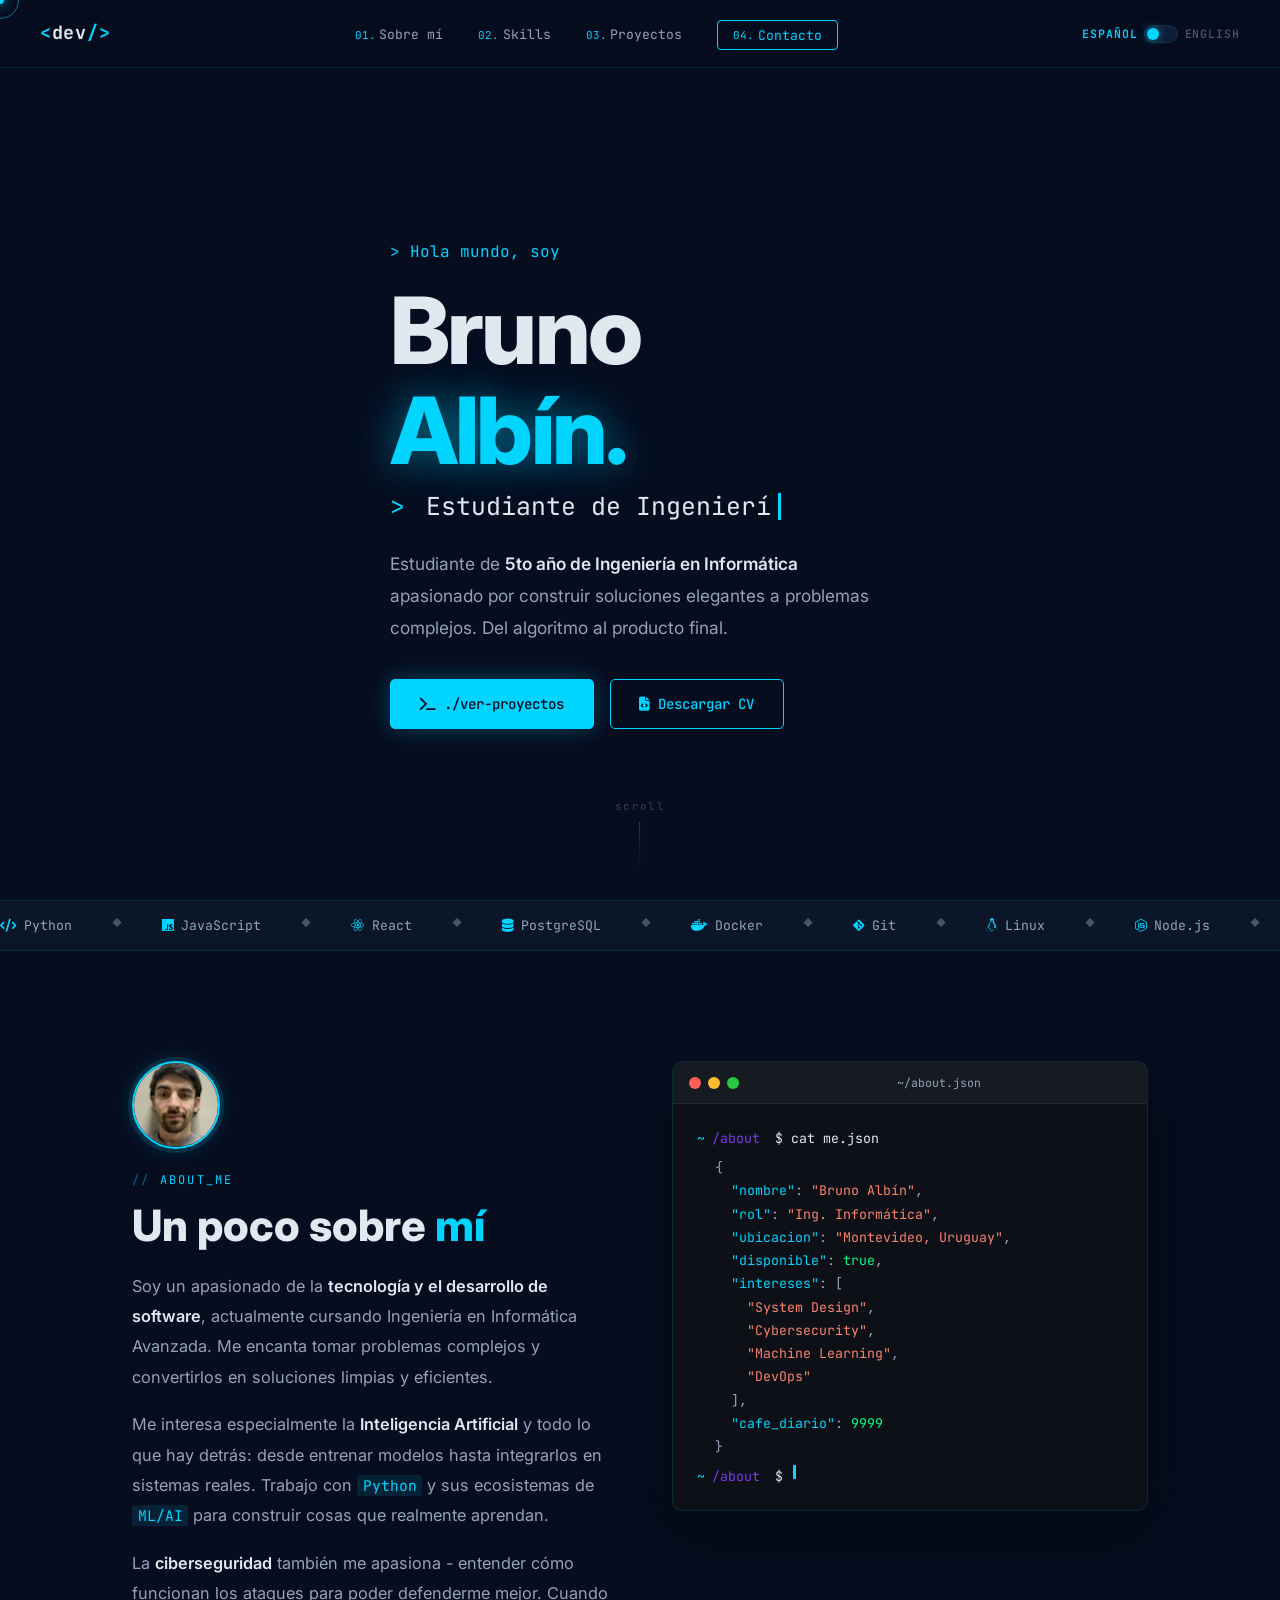
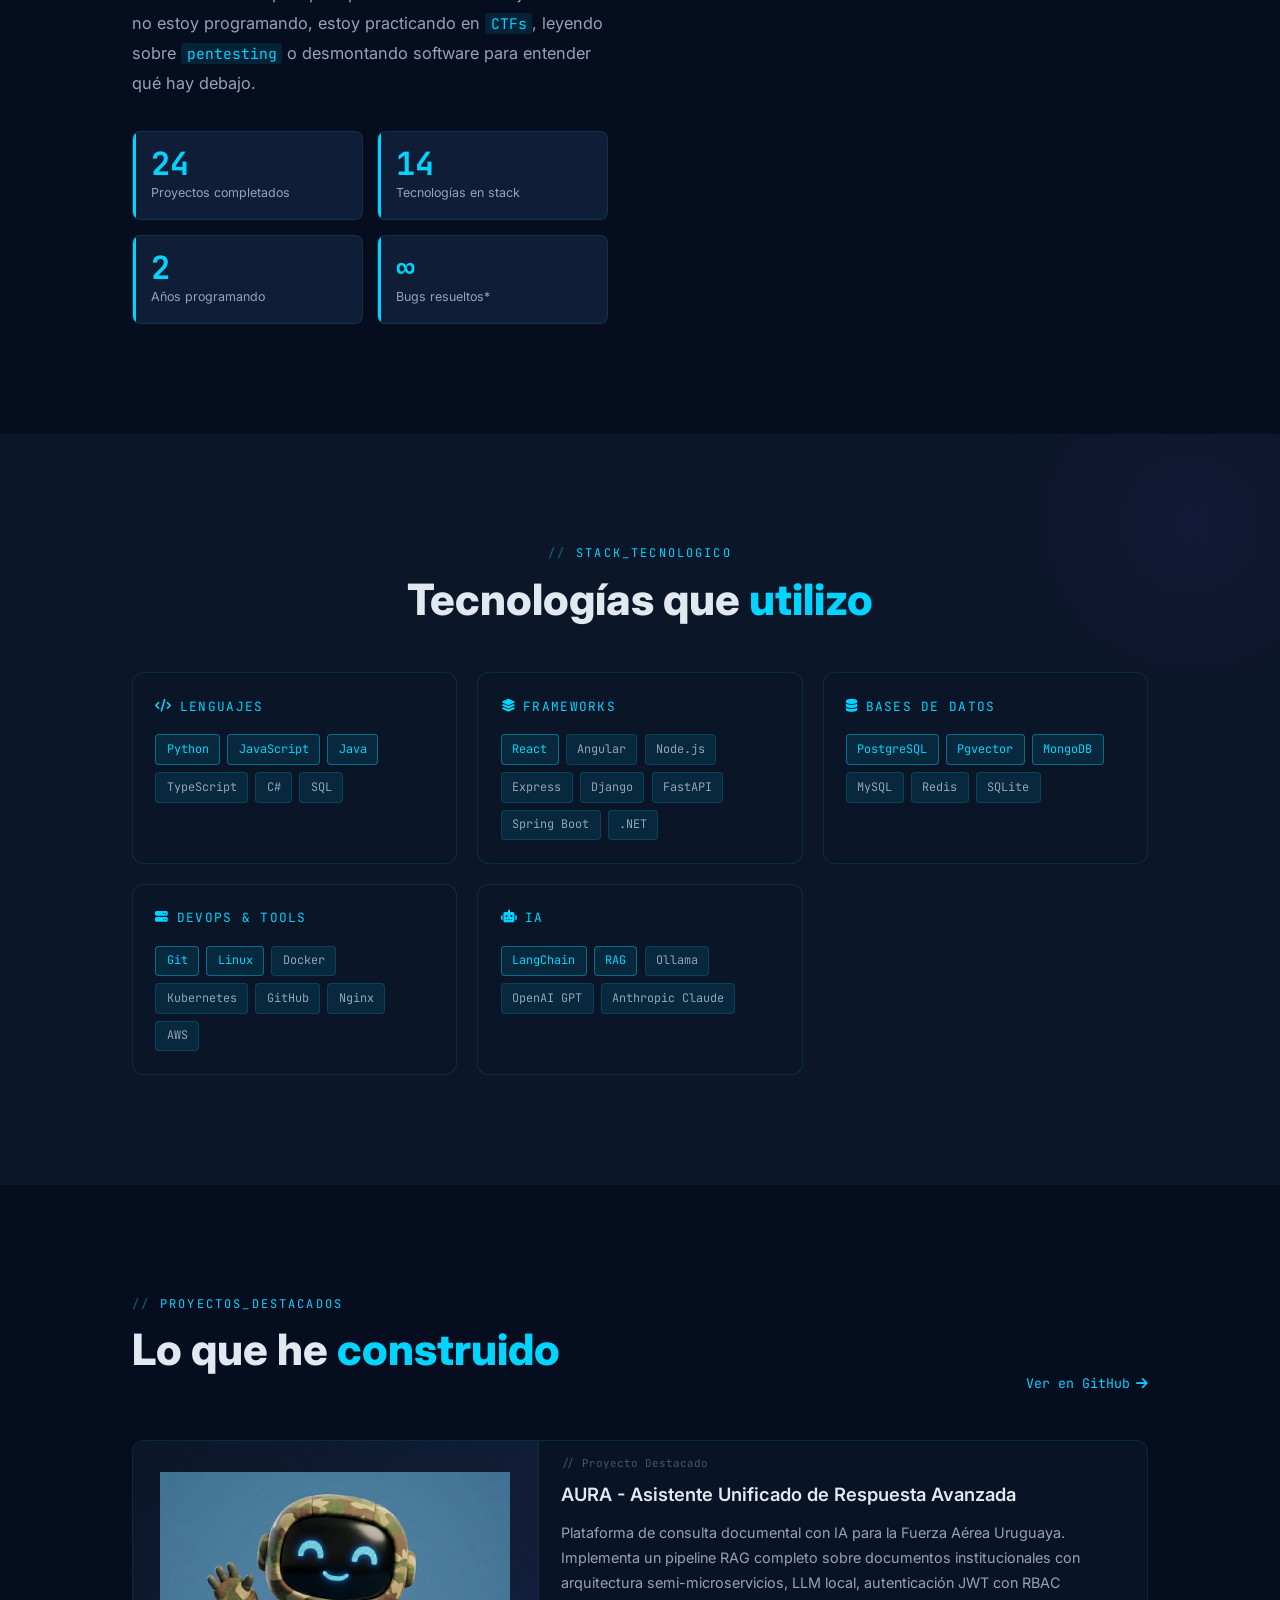
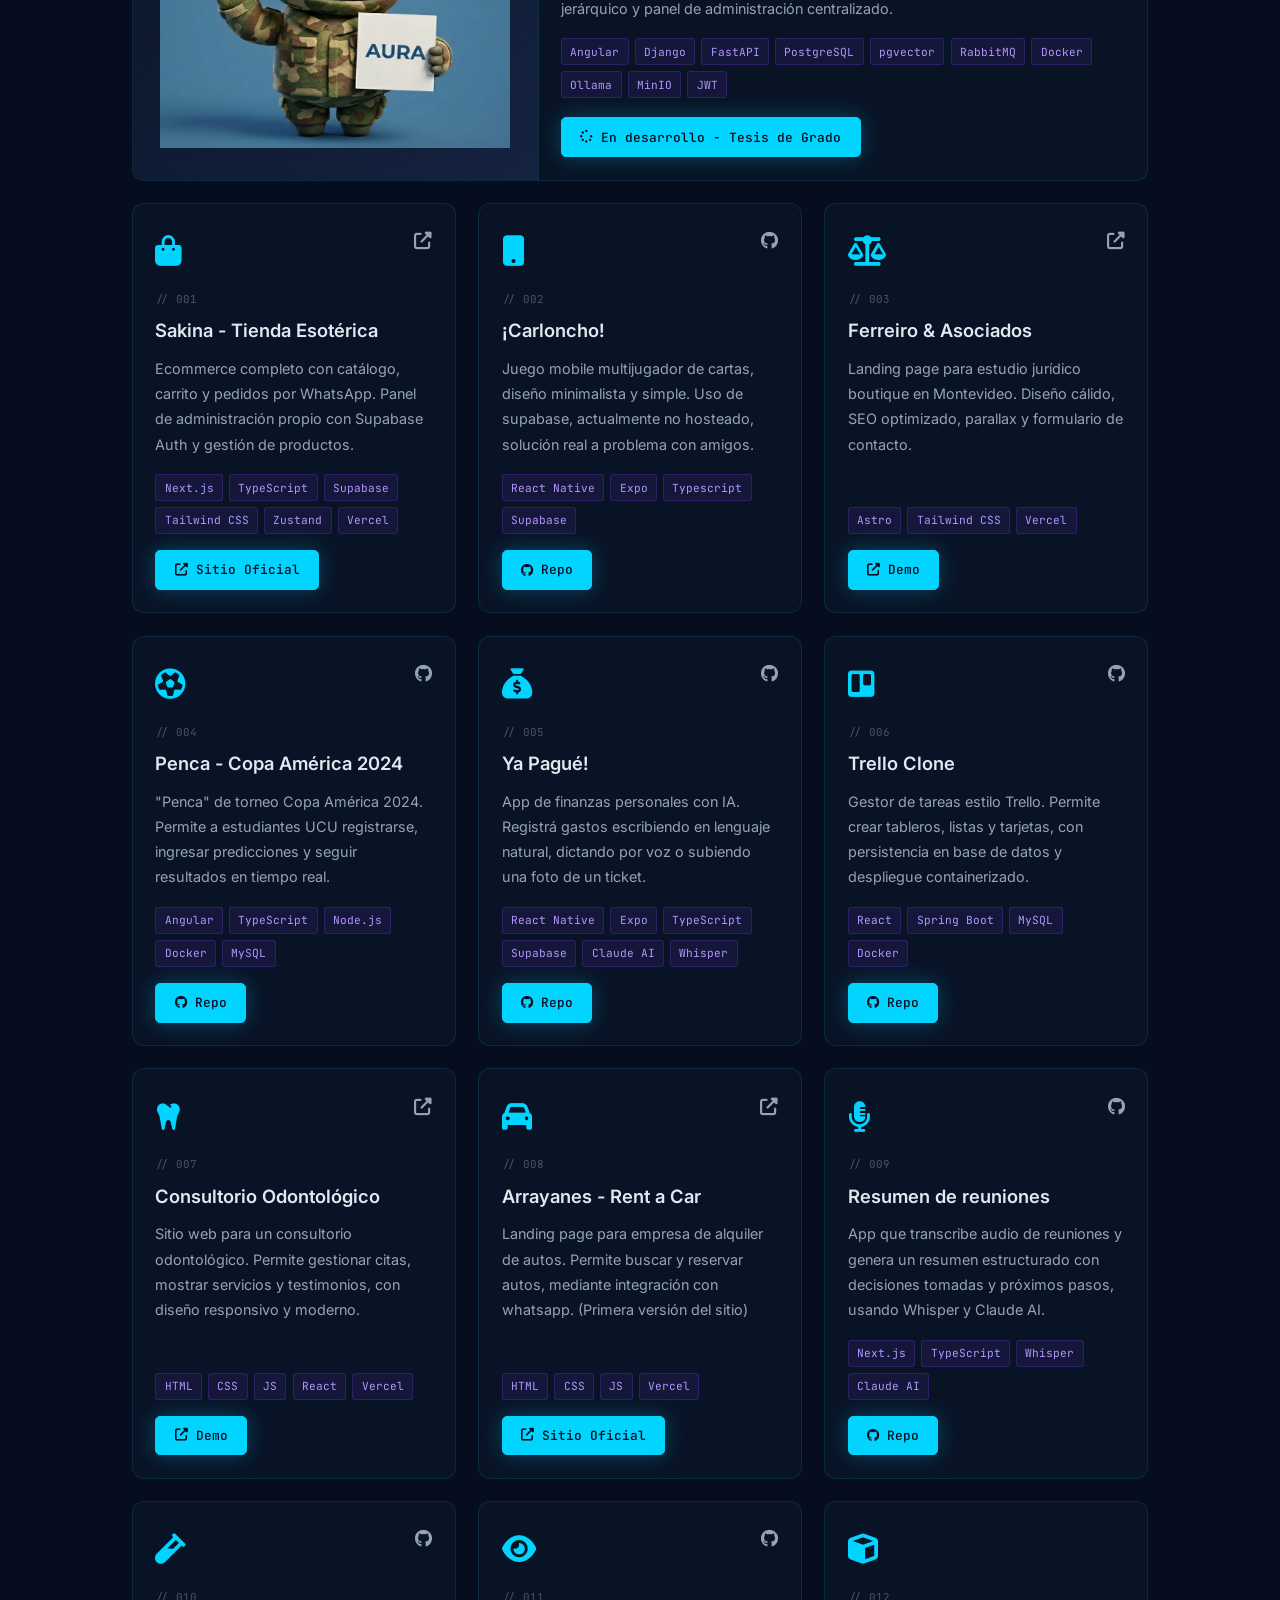
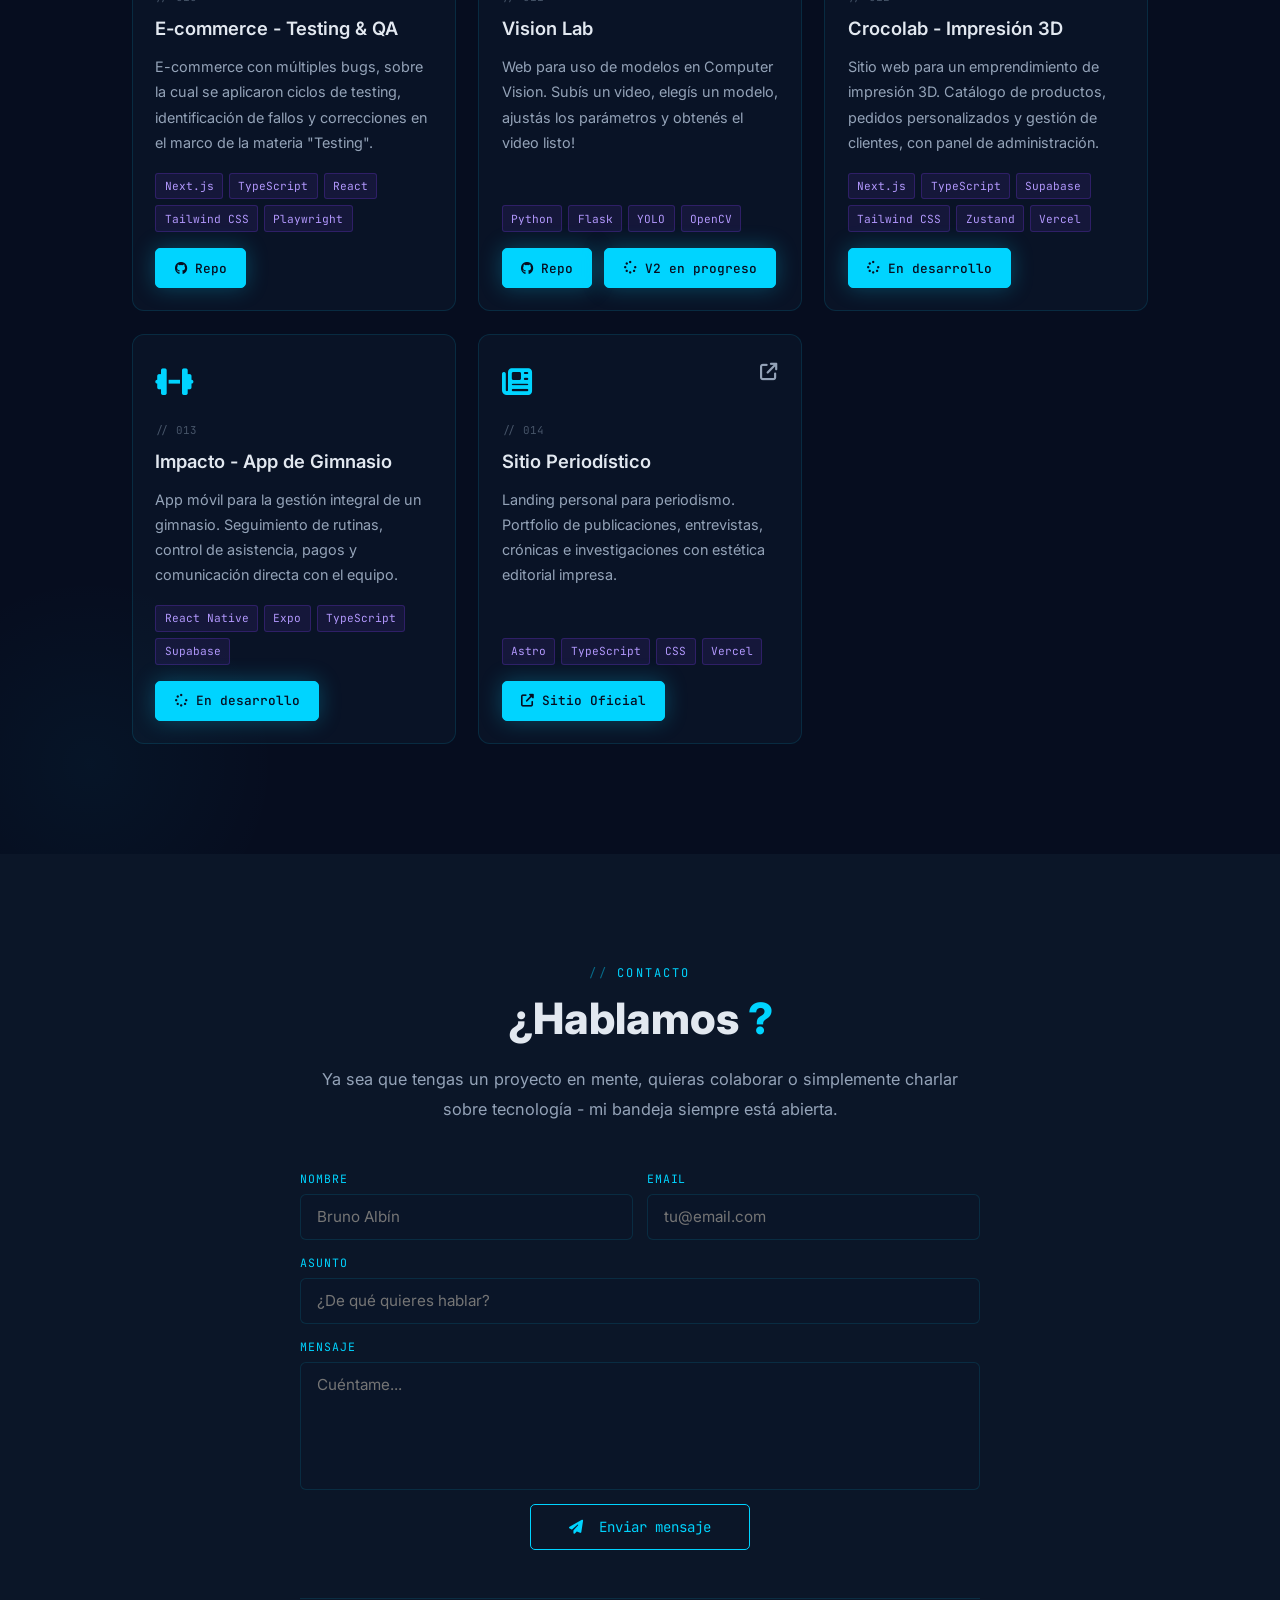
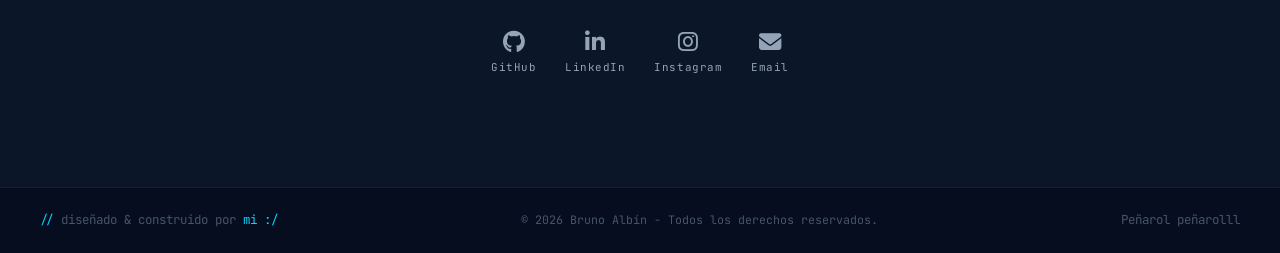
<file: index.html>
<!DOCTYPE html>
<html lang="es">
<head>
  <meta charset="UTF-8" />
  <meta name="viewport" content="width=device-width, initial-scale=1.0" />

  <!-- ── SEO básico ──────────────────────────────────────────── -->
  <title>Bruno Albín | Ingeniero en Informática Avanzada</title>
  <meta name="description" content="Portfolio de Bruno Albín, estudiante de Ingeniería en Informática Avanzada. Desarrollo fullstack con Python, JavaScript, React, Docker y más. Apasionado por resolver problemas complejos con código limpio." />
  <meta name="author" content="Bruno Albín" />
  <meta name="robots" content="index, follow" />
  <link rel="canonical" href="https://brunoalbin23.github.io/mi-portfolio/" />

  <!-- ── Open Graph ───────────────────────────────────────────── -->
  <meta property="og:type"         content="website" />
  <meta property="og:url"          content="https://brunoalbin23.github.io/mi-portfolio/" />
  <meta property="og:title"        content="Bruno Albín | Ingeniero en Informática Avanzada" />
  <meta property="og:description"  content="Portfolio de Bruno Albín, estudiante de Ingeniería en Informática Avanzada. Desarrollo fullstack, Python, JavaScript, React, Docker y más." />
  <meta property="og:image"        content="https://brunoalbin23.github.io/mi-portfolio/assets/img/bruno-albin.jpg" />
  <meta property="og:image:alt"    content="Bruno Albín - Estudiante de Ingeniería en Informática Avanzada" />
  <meta property="og:locale"       content="es_ES" />
  <meta property="og:site_name"    content="Bruno Albín - Portfolio" />

  <!-- ── Twitter Card ─────────────────────────────────────────── -->
  <meta name="twitter:card"        content="summary" />
  <meta name="twitter:url"         content="https://brunoalbin23.github.io/mi-portfolio/" />
  <meta name="twitter:title"       content="Bruno Albín | Ingeniero en Informática Avanzada" />
  <meta name="twitter:description" content="Portfolio de Bruno Albín, estudiante de Ingeniería en Informática Avanzada. Desarrollo fullstack, Python, JavaScript y más." />
  <meta name="twitter:image"       content="https://brunoalbin23.github.io/mi-portfolio/assets/img/bruno-albin.jpg" />

  <!-- ── Favicon ──────────────────────────────────────────────── -->
  <link rel="icon" type="image/svg+xml" href="favicon.svg" />
  <meta name="theme-color" content="#060d1f" />

  <!-- ── DNS prefetch para recursos externos ──────────────────── -->
  <link rel="dns-prefetch" href="https://fonts.googleapis.com" />
  <link rel="dns-prefetch" href="https://fonts.gstatic.com" />
  <link rel="dns-prefetch" href="https://cdnjs.cloudflare.com" />

  <!-- ── Schema.org Person ────────────────────────────────────── -->
  <script type="application/ld+json">
  {
    "@context": "https://schema.org",
    "@type": "Person",
    "name": "Bruno Albín",
    "url": "https://brunoalbin23.github.io/mi-portfolio/",
    "jobTitle": "Estudiante de Ingeniería en Informática Avanzada",
    "description": "Desarrollador fullstack apasionado por construir soluciones elegantes a problemas complejos.",
    "image": "https://brunoalbin23.github.io/mi-portfolio/assets/img/bruno-albin.jpg",
    "sameAs": [
      "https://github.com/brunoalbin23",
      "https://uy.linkedin.com/in/bruno-alb%C3%ADn-36843b2a7",
      "https://instagram.com/bruno_albin23"
    ]
  }
  </script>

  <!-- ── Fonts: Google Fonts con display=swap (no bloquea render) -->
  <link rel="preconnect" href="https://fonts.googleapis.com" />
  <link rel="preconnect" href="https://fonts.gstatic.com" crossorigin />
  <link href="https://fonts.googleapis.com/css2?family=JetBrains+Mono:ital,wght@0,300;0,400;0,500;0,700;1,400&family=Inter:wght@300;400;500;600;700;800&display=swap" rel="stylesheet" />

  <!-- ── Font Awesome: carga no bloqueante ────────────────────── -->
  <link rel="preload" href="https://cdnjs.cloudflare.com/ajax/libs/font-awesome/6.5.0/css/all.min.css" as="style" onload="this.onload=null;this.rel='stylesheet'" crossorigin="anonymous" referrerpolicy="no-referrer" />
  <noscript><link rel="stylesheet" href="https://cdnjs.cloudflare.com/ajax/libs/font-awesome/6.5.0/css/all.min.css" crossorigin="anonymous" referrerpolicy="no-referrer" /></noscript>

  <link rel="stylesheet" href="assets/css/style.css" />
</head>
<body>

<!-- enlace de accesibilidad: visible al recibir foco con Tab -->
<a href="#hero" class="skip-nav" data-i18n="skip_nav">Saltar al contenido principal</a>

<!-- cursor personalizado (solo desktop, oculto en táctil por CSS) -->
<div id="cur-dot" aria-hidden="true"></div>
<div id="cur-ring" aria-hidden="true"></div>

<!-- barra de navegación -->
<nav id="nav" aria-label="Navegación principal">
  <a href="#hero" class="nav-logo">&lt;<span>dev</span>/&gt;</a>
  <ul class="nav-links" id="navLinks" role="list">
    <li><a href="#about"    data-n="01." data-s="about"    data-i18n="nav_about">Sobre mí</a></li>
    <li><a href="#skills"   data-n="02." data-s="skills"   data-i18n="nav_skills">Skills</a></li>
    <li><a href="#projects" data-n="03." data-s="projects" data-i18n="nav_projects">Proyectos</a></li>
    <li><a href="#contact"  data-n="04." data-s="contact"  class="nav-cta" data-i18n="nav_contact">Contacto</a></li>
  </ul>
  <div class="lang-switch" id="lang-toggle" role="button" tabindex="0" aria-label="Switch to English">
    <span class="ls-opt ls-es active">ESPAÑOL</span>
    <div class="ls-track"><div class="ls-thumb"></div></div>
    <span class="ls-opt ls-en">ENGLISH</span>
  </div>
  <button id="ham" aria-label="Abrir menú" aria-expanded="false" aria-controls="navLinks">
    <span></span><span></span><span></span>
  </button>
</nav>

<!-- hero - lo primero que se ve al entrar -->
<section id="hero">
  <canvas id="matrix"></canvas>

  <div class="container">
    <div class="hero-inner">
      <p class="hero-hello" data-i18n="hero_hello">Hola mundo, soy</p>

      <h1 class="hero-name">
        <span class="line1">Bruno</span>
        <span class="line2 glitch" data-txt="Albín.">Albín.</span>
      </h1>

      <div class="hero-role">
        <span class="role-prefix">&gt;&nbsp;</span>
        <span id="typed-out"></span>
        <span class="type-cur"></span>
      </div>

      <p class="hero-desc" data-i18n="hero_desc">
        Estudiante de <strong>5to año de Ingeniería en Informática </strong> apasionado
        por construir soluciones elegantes a problemas complejos.
        Del algoritmo al producto final.
      </p>

      <div class="hero-btns">
        <a href="#projects" class="btn btn-primary" data-i18n="hero_btn_projects">
          <i class="fas fa-terminal"></i> ./ver-proyectos
        </a>
        <a href="docs/cv.pdf" download="CV-Bruno-Albin.pdf" rel="noopener noreferrer" class="btn btn-outline" data-i18n="hero_btn_cv">
          <i class="fas fa-file-code"></i> Descargar CV
        </a>
      </div>
    </div>
  </div>

  <div class="hero-scroll">
    <span data-i18n="hero_scroll">scroll</span>
    <div class="scroll-line"></div>
  </div>
</section>

<!-- carrusel de tecnologías -->
<div class="ticker-wrap">
  <div class="ticker-track" id="tickerTrack"></div>
</div>

<!-- sobre mí -->
<section id="about" class="section">
  <div class="container">
    <div class="about-grid">

      <!-- Text side -->
      <div class="reveal-left">
        <img
          src="assets/img/bruno-albin.jpg"
          alt="Bruno Albín - Estudiante de Ingeniería en Informática Avanzada"
          class="profile-pic"
          width="88"
          height="88"
          loading="lazy"
          decoding="async"
        />
        <p class="sec-label" data-i18n="about_label">about_me</p>
        <h2 class="sec-title" data-i18n="about_title">Un poco sobre <span class="accent">mí</span></h2>

        <div class="about-text">
          <p data-i18n="about_p1">
            Soy un apasionado de la <span class="hl">tecnología y el desarrollo de software</span>,
            actualmente cursando Ingeniería en Informática Avanzada. Me encanta tomar
            problemas complejos y convertirlos en soluciones limpias y eficientes.
          </p>
          <p data-i18n="about_p2">
            Me interesa especialmente la <span class="hl">Inteligencia Artificial</span> y todo
            lo que hay detrás: desde entrenar modelos hasta integrarlos en sistemas reales.
            Trabajo con <span class="code">Python</span> y sus ecosistemas de <span class="code">ML/AI</span>
            para construir cosas que realmente aprendan.
          </p>
          <p data-i18n="about_p3">
            La <span class="hl">ciberseguridad</span> también me apasiona - entender cómo funcionan
            los ataques para poder defenderme mejor. Cuando no estoy programando, estoy
            practicando en <span class="code">CTFs</span>, leyendo sobre
            <span class="code">pentesting</span> o desmontando software para entender
            qué hay debajo.
          </p>
        </div>

        <div class="stat-grid">
          <div class="stat-box">
            <div class="stat-num" data-count="25">0</div>
            <div class="stat-label" data-i18n="about_stat1">Proyectos completados</div>
          </div>
          <div class="stat-box">
            <div class="stat-num" data-count="15">0</div>
            <div class="stat-label" data-i18n="about_stat2">Tecnologías en stack</div>
          </div>
          <div class="stat-box">
            <div class="stat-num" data-count="3">0</div>
            <div class="stat-label" data-i18n="about_stat3">Años programando</div>
          </div>
          <div class="stat-box">
            <div class="stat-num">∞</div>
            <div class="stat-label" data-i18n="about_stat4">Bugs resueltos*</div>
          </div>
        </div>
      </div>

      <!-- Terminal side -->
      <div class="reveal-right" style="transition-delay:.18s">
        <div class="terminal">
          <div class="term-bar">
            <div class="tdot r"></div>
            <div class="tdot y"></div>
            <div class="tdot g"></div>
            <span class="term-title">~/about.json</span>
          </div>
          <div class="term-body">
            <div class="tl"><span class="tl-p">~</span><span class="tl-d">/about</span><span class="tl-c">&nbsp;$&nbsp;cat me.json</span></div>
            <div class="t-gap"></div>
            <div class="to">{</div>
            <div class="to">&nbsp;&nbsp;<span class="k">"nombre"</span>: <span class="s">"Bruno Albín"</span>,</div>
            <div class="to">&nbsp;&nbsp;<span class="k">"rol"</span>: <span class="s">"Ing. Informática"</span>,</div>
            <div class="to">&nbsp;&nbsp;<span class="k">"ubicacion"</span>: <span class="s">"Montevideo, Uruguay"</span>,</div>
            <div class="to">&nbsp;&nbsp;<span class="k">"disponible"</span>: <span class="v">true</span>,</div>
            <div class="to">&nbsp;&nbsp;<span class="k">"intereses"</span>: [</div>
            <div class="to">&nbsp;&nbsp;&nbsp;&nbsp;<span class="s">"System Design"</span>,</div>
            <div class="to">&nbsp;&nbsp;&nbsp;&nbsp;<span class="s">"Cybersecurity"</span>,</div>
            <div class="to">&nbsp;&nbsp;&nbsp;&nbsp;<span class="s">"Machine Learning"</span>,</div>
            <div class="to">&nbsp;&nbsp;&nbsp;&nbsp;<span class="s">"DevOps"</span></div>
            <div class="to">&nbsp;&nbsp;],</div>
            <div class="to">&nbsp;&nbsp;<span class="k">"cafe_diario"</span>: <span class="v">9999</span></div>
            <div class="to">}</div>
            <div class="t-gap"></div>
            <div class="tl"><span class="tl-p">~</span><span class="tl-d">/about</span>&nbsp;$ <span class="type-cur"></span></div>
          </div>
        </div>
      </div>

    </div>
  </div>
</section>

<!-- habilidades técnicas -->
<section id="skills" class="section">
  <div class="container">
    <div class="skills-intro reveal">
      <p class="sec-label" data-i18n="skills_label">stack_tecnologico</p>
      <h2 class="sec-title" data-i18n="skills_title">Tecnologías que <span class="accent">utilizo</span></h2>
    </div>

    <div class="skills-grid">
      <div class="skill-cat reveal" style="transition-delay:.05s">
        <div class="skill-cat-name" data-i18n="skill_languages"><i class="fas fa-code"></i> Lenguajes</div>
        <div class="tags">
          <span class="tag hi">Python</span>
          <span class="tag hi">JavaScript</span>
          <span class="tag hi">Java</span>
          <span class="tag">TypeScript</span>
          <span class="tag">C#</span>
          <span class="tag">SQL</span>
        </div>
      </div>

      <div class="skill-cat reveal" style="transition-delay:.12s">
        <div class="skill-cat-name" data-i18n="skill_frameworks"><i class="fas fa-layer-group"></i> Frameworks</div>
        <div class="tags">
          <span class="tag hi">React</span>
          <span class="tag">Angular</span>
          <span class="tag">Node.js</span>
          <span class="tag">Express</span>
          <span class="tag">Django</span>
          <span class="tag">FastAPI</span>
          <span class="tag">Spring Boot</span>
          <span class="tag">.NET</span>
        </div>
      </div>

      <div class="skill-cat reveal" style="transition-delay:.19s">
        <div class="skill-cat-name" data-i18n="skill_db"><i class="fas fa-database"></i> Bases de Datos</div>
        <div class="tags">
          <span class="tag hi">PostgreSQL</span>
          <span class="tag hi">Pgvector</span>
          <span class="tag hi">MongoDB</span>
          <span class="tag">MySQL</span>
          <span class="tag">Redis</span>
          <span class="tag">SQLite</span>
        </div>
      </div>

      <div class="skill-cat reveal" style="transition-delay:.26s">
        <div class="skill-cat-name" data-i18n="skill_devops"><i class="fas fa-server"></i> DevOps &amp; Tools</div>
        <div class="tags">
          <span class="tag hi">Git</span>
          <span class="tag hi">Linux</span>
          <span class="tag">Docker</span>
          <span class="tag">Kubernetes</span>
          <span class="tag">GitHub</span>
          <span class="tag">Nginx</span>
          <span class="tag">AWS</span>
        </div>
      </div>

      <div class="skill-cat reveal" style="transition-delay:.26s">
        <div class="skill-cat-name" data-i18n="skill_ai"><i class="fas fa-robot"></i> IA</div>
        <div class="tags">
          <span class="tag hi">LangChain</span>
          <span class="tag hi">RAG</span>
          <span class="tag">Ollama</span>
          <span class="tag">OpenAI GPT</span>
          <span class="tag">Anthropic Claude</span>
        </div>
      </div>
    </div>
  </div>
</section>

<!-- proyectos -->
<section id="projects" class="section">
  <div class="container">
    <div class="proj-header reveal">
      <div>
        <p class="sec-label" data-i18n="proj_label">proyectos_destacados</p>
        <h2 class="sec-title" data-i18n="proj_title">Lo que he <span class="accent">construido</span></h2>
      </div>
      <a href="https://github.com/brunoalbin23" target="_blank" rel="noopener noreferrer" class="proj-more" data-i18n="proj_github">
        Ver en GitHub <i class="fas fa-arrow-right"></i>
      </a>
    </div>

    <div class="proj-grid">

      <div class="proj-card feat reveal">
        <div class="feat-img">
          <img
          src="assets/img/aura_logo.png"
          alt="AURA - Asistente Unificado de Respuesta Avanzada"
          width="350"
        /></div>
        <div class="proj-body">
          <div class="proj-n" data-i18n="proj_feat">// Proyecto Destacado</div>
          <div class="proj-title">AURA - Asistente Unificado de Respuesta Avanzada</div>
          <p class="proj-desc" data-i18n="proj_aura_desc">
            Plataforma de consulta documental con IA para la Fuerza Aérea Uruguaya.
            Implementa un pipeline RAG completo sobre documentos institucionales con
            arquitectura semi-microservicios, LLM local, autenticación JWT con RBAC
            jerárquico y panel de administración centralizado.
          </p>
          <div class="stack">
            <span class="stag">Angular</span>
            <span class="stag">Django</span>
            <span class="stag">FastAPI</span>
            <span class="stag">PostgreSQL</span>
            <span class="stag">pgvector</span>
            <span class="stag">RabbitMQ</span>
            <span class="stag">Docker</span>
            <span class="stag">Ollama</span>
            <span class="stag">MinIO</span>
            <span class="stag">JWT</span>
          </div>
          <div class="feat-actions">
            <a class="btn btn-primary btn-sm" data-i18n="proj_aura_btn">
              <i class="fas fa-spinner"></i> En desarrollo - Tesis de Grado
            </a>
          </div>
        </div>
      </div>

      <!-- ── Card 1 ── -->
      <div class="proj-card reveal" style="transition-delay:.08s">
        <div class="proj-top">
          <div class="proj-ico"><i class="fas fa-shopping-bag"></i></div>
          <div class="proj-lnks">
            <a href="https://esoteric-store.vercel.app" target="_blank" rel="noopener noreferrer" title="Live"><i class="fas fa-external-link-alt"></i></a>
          </div>
        </div>
        <div class="proj-body">
          <div class="proj-n">// 001</div>
          <div class="proj-title" data-i18n="proj1_title">Sakina - Tienda Esotérica</div>
          <p class="proj-desc" data-i18n="proj1_desc">
            Ecommerce completo con catálogo, carrito y pedidos por WhatsApp.
            Panel de administración propio con Supabase Auth y gestión de
            productos.
          </p>
          <div class="stack">
            <span class="stag">Next.js</span>
            <span class="stag">TypeScript</span>
            <span class="stag">Supabase</span>
            <span class="stag">Tailwind CSS</span>
            <span class="stag">Zustand</span>
            <span class="stag">Vercel</span>
          </div>

          <div class="feat-actions" style="margin-top:1rem">
            <a href="https://esoteric-store.vercel.app" target="_blank" rel="noopener noreferrer" class="btn btn-primary btn-sm" data-i18n="proj_button_official">
              <i class="fas fa-external-link-alt"></i> Sitio Oficial
            </a>
          </div>

        </div>
      </div>

      <!-- ── Card 2 ── -->
      <div class="proj-card reveal" style="transition-delay:.16s">
        <div class="proj-top">
          <div class="proj-ico"><i class="fas fa-solid fa-mobile-button"></i></div>
          <div class="proj-lnks">
            <a href="https://github.com/brunoalbin23/carloncho" target="_blank" title="GitHub"><i class="fab fa-github"></i></a>
          </div>
        </div>
        <div class="proj-body">
          <div class="proj-n">// 002</div>
          <div class="proj-title" data-i18n="proj2_title">¡Carloncho!</div>
          <p class="proj-desc" data-i18n="proj2_desc">
            Juego mobile multijugador de cartas, diseño minimalista y simple.
            Uso de supabase, actualmente no hosteado, solución real a problema con amigos.
          </p>
          <div class="stack">
            <span class="stag">React Native</span>
            <span class="stag">Expo</span>
            <span class="stag">Typescript</span>
            <span class="stag">Supabase</span>
          </div>
          <div class="feat-actions" style="margin-top:1rem">
            <a href="https://github.com/brunoalbin23/carloncho" target="_blank" rel="noopener noreferrer" class="btn btn-primary btn-sm">
              <i class="fab fa-github"></i> Repo
            </a>
          </div>
        </div>
      </div>

      <!-- ── Card 3 ── -->
      <div class="proj-card reveal" style="transition-delay:.24s">
        <div class="proj-top">
          <div class="proj-ico"><i class="fas fa-balance-scale"></i></div>
          <div class="proj-lnks">
            <a href="https://estudio-legal-zeta.vercel.app" target="_blank" rel="noopener noreferrer" title="Demo"><i class="fas fa-external-link-alt"></i></a>
          </div>
        </div>
        <div class="proj-body">
          <div class="proj-n">// 003</div>
          <div class="proj-title" data-i18n="proj3_title">Ferreiro &amp; Asociados</div>
          <p class="proj-desc" data-i18n="proj3_desc">
            Landing page para estudio jurídico boutique en Montevideo.
            Diseño cálido, SEO optimizado, parallax y formulario de contacto.
          </p>
          <div class="stack">
            <span class="stag">Astro</span>
            <span class="stag">Tailwind CSS</span>
            <span class="stag">Vercel</span>
          </div>
          <div class="feat-actions" style="margin-top:1rem">
            <a href="https://estudio-legal-zeta.vercel.app" target="_blank" rel="noopener noreferrer" class="btn btn-primary btn-sm">
              <i class="fas fa-external-link-alt"></i> Demo
            </a>
          </div>
        </div>
      </div>

      <!-- ── Card 4 ── -->
      <div class="proj-card reveal" style="transition-delay:.08s">
        <div class="proj-top">
          <div class="proj-ico"><i class="fa-regular fa-futbol"></i></div>
          <div class="proj-lnks">
            <a href="https://github.com/brunoalbin23/pencaObligatorioBD2" target="_blank" title="GitHub"><i class="fab fa-github"></i></a>
          </div>
        </div>
        <div class="proj-body">
          <div class="proj-n">// 004</div>
          <div class="proj-title" data-i18n="proj4_title">Penca - Copa América 2024</div>
          <p class="proj-desc" data-i18n="proj4_desc">
            "Penca" de torneo Copa América 2024.
            Permite a estudiantes UCU registrarse, ingresar predicciones y seguir resultados
            en tiempo real.
          </p>
          <div class="stack">
            <span class="stag">Angular</span>
            <span class="stag">TypeScript</span>
            <span class="stag">Node.js</span>
            <span class="stag">Docker</span>
            <span class="stag">MySQL</span>
          </div>
          <div class="feat-actions" style="margin-top:1rem">
            <a href="https://github.com/brunoalbin23/pencaObligatorioBD2" target="_blank" rel="noopener noreferrer" class="btn btn-primary btn-sm">
              <i class="fab fa-github"></i> Repo
            </a>
          </div>
        </div>
      </div>

      <!-- ── Card 5 ── -->
      <div class="proj-card reveal" style="transition-delay:.16s">
        <div class="proj-top">
          <div class="proj-ico"><i class="fa-solid fa-sack-dollar"></i></div>
          <div class="proj-lnks">
            <a href="https://github.com/brunoalbin23/Ya-pague" target="_blank" title="GitHub"><i class="fab fa-github"></i></a>
          </div>
        </div>
        <div class="proj-body">
          <div class="proj-n">// 005</div>
          <div class="proj-title" data-i18n="proj5_title">Ya Pagué!</div>
          <p class="proj-desc" data-i18n="proj5_desc">
            App de finanzas personales con IA. Registrá gastos 
            escribiendo en lenguaje natural, dictando por voz o subiendo una 
            foto de un ticket.
          </p>
          <div class="stack">
            <span class="stag">React Native</span>
            <span class="stag">Expo</span>
            <span class="stag">TypeScript</span>
            <span class="stag">Supabase</span>
            <span class="stag">Claude AI</span>
            <span class="stag">Whisper</span>
          </div>
          <div class="feat-actions" style="margin-top:1rem">
            <a href="https://github.com/brunoalbin23/Ya-pague" target="_blank" rel="noopener noreferrer" class="btn btn-primary btn-sm">
              <i class="fab fa-github"></i> Repo
            </a>
          </div>
        </div>
      </div>

      <!-- ── Card 6 ── -->
      <div class="proj-card reveal" style="transition-delay:.24s">
        <div class="proj-top">
          <div class="proj-ico"><i class="fa-brands fa-trello"></i></div>
          <div class="proj-lnks">
            <a href="https://github.com/brunoalbin23/Trello" target="_blank" title="GitHub"><i class="fab fa-github"></i></a>
          </div>
        </div>  
        <div class="proj-body">
          <div class="proj-n">// 006</div>
          <div class="proj-title" data-i18n="proj6_title">Trello Clone</div>
          <p class="proj-desc" data-i18n="proj6_desc">
            Gestor de tareas estilo Trello.
            Permite crear tableros, listas y tarjetas, con persistencia
            en base de datos y despliegue containerizado.
          </p>
          <div class="stack">
            <span class="stag">React</span>
            <span class="stag">Spring Boot</span>
            <span class="stag">MySQL</span>
            <span class="stag">Docker</span>
          </div>
          <div class="feat-actions" style="margin-top:1rem">
            <a href="https://github.com/brunoalbin23/Trello" target="_blank" rel="noopener noreferrer" class="btn btn-primary btn-sm">
              <i class="fab fa-github"></i> Repo
            </a>
          </div>
        </div>
      </div>

      
      <!-- ── Card 7 ── -->
      <div class="proj-card reveal" style="transition-delay:.24s">
        <div class="proj-top">
          <div class="proj-ico"><i class="fa-solid fa-tooth"></i></div>
          <div class="proj-lnks">
            <a href="https://consultorio-odon.vercel.app/" target="_blank" rel="noopener noreferrer" title="Demo"><i class="fas fa-external-link-alt"></i></a>
          </div>
        </div>  
        <div class="proj-body">
          <div class="proj-n">// 007</div>
          <div class="proj-title" data-i18n="proj7_title">Consultorio Odontológico</div>
          <p class="proj-desc" data-i18n="proj7_desc">
            Sitio web para un consultorio odontológico.
            Permite gestionar citas, mostrar servicios y testimonios,
            con diseño responsivo y moderno.
          </p>
          <div class="stack">
            <span class="stag">HTML</span>
            <span class="stag">CSS</span>
            <span class="stag">JS</span>
            <span class="stag">React</span>
            <span class="stag">Vercel</span>
          </div>
          <div class="feat-actions" style="margin-top:1rem">
            <a href="https://consultorio-odon.vercel.app/" target="_blank" rel="noopener noreferrer" class="btn btn-primary btn-sm">
              <i class="fas fa-external-link-alt"></i> Demo
            </a>
          </div>
        </div>
      </div>


      <!-- ── Card 8 ── -->
      <div class="proj-card reveal" style="transition-delay:.24s">
        <div class="proj-top">
          <div class="proj-ico"><i class="fa-solid fa-car"></i></div>
          <div class="proj-lnks">
            <a href="https://rent-car-xi-two.vercel.app/" target="_blank" rel="noopener noreferrer" title="Demo"><i class="fas fa-external-link-alt"></i></a>
          </div>
        </div>  
        <div class="proj-body">
          <div class="proj-n">// 008</div>
          <div class="proj-title" data-i18n="proj8_title">Arrayanes - Rent a Car</div>
          <p class="proj-desc" data-i18n="proj8_desc">
            Landing page para empresa de alquiler de autos.
            Permite buscar y reservar autos, mediante integración 
            con whatsapp. (Primera versión del sitio)
          </p>
          <div class="stack">
            <span class="stag">HTML</span>
            <span class="stag">CSS</span>
            <span class="stag">JS</span>
            <span class="stag">Vercel</span>
          </div>
          
          <div class="feat-actions" style="margin-top:1rem">
            <a href="https://rent-car-xi-two.vercel.app/" target="_blank" rel="noopener noreferrer" class="btn btn-primary btn-sm" data-i18n="proj_button_official">
              <i class="fas fa-external-link-alt"></i> Sitio Oficial
            </a>
          </div>

        </div>
      </div>

      <!-- ── Card 9 ── -->
      <div class="proj-card reveal" style="transition-delay:.27s">
        <div class="proj-top">
          <div class="proj-ico"><i class="fa-solid fa-microphone-lines"></i></div>
          <div class="proj-lnks">
            <a href="https://github.com/brunoalbin23/meeting-summarizer" target="_blank" title="GitHub"><i class="fab fa-github"></i></a>
          </div>
        </div>
        <div class="proj-body">
          <div class="proj-n">// 009</div>
          <div class="proj-title" data-i18n="proj9_title">Resumen de reuniones</div>
          <p class="proj-desc" data-i18n="proj9_desc">
            App que transcribe audio de reuniones y genera un resumen
            estructurado con decisiones tomadas y próximos pasos,
            usando Whisper y Claude AI.
          </p>
          <div class="stack">
            <span class="stag">Next.js</span>
            <span class="stag">TypeScript</span>
            <span class="stag">Whisper</span>
            <span class="stag">Claude AI</span>
          </div>
          <div class="feat-actions" style="margin-top:1rem">
            <a href="https://github.com/brunoalbin23/meeting-summarizer" target="_blank" rel="noopener noreferrer" class="btn btn-primary btn-sm">
              <i class="fab fa-github"></i> Repo
            </a>  
          </div>
        </div>
      </div>


      <!-- ── Card 10 ── -->
      <div class="proj-card reveal" style="transition-delay:.16s">
        <div class="proj-top">
          <div class="proj-ico"><i class="fa-solid fa-vial"></i></div>
          <div class="proj-lnks">
            <a href="https://github.com/brunoalbin23/testing-app-vestidos" target="_blank" title="GitHub"><i class="fab fa-github"></i></a>
          </div>
        </div>
        <div class="proj-body">
          <div class="proj-n">// 010</div>
          <div class="proj-title" data-i18n="proj10_title">E-commerce - Testing & QA</div>
          <p class="proj-desc" data-i18n="proj10_desc">
            E-commerce con múltiples bugs, sobre la cual se aplicaron ciclos de testing, identificación de fallos
            y correcciones en el marco de la materia "Testing".
          </p>
          <div class="stack">
            <span class="stag">Next.js</span>
            <span class="stag">TypeScript</span>
            <span class="stag">React</span>
            <span class="stag">Tailwind CSS</span>
            <span class="stag">Playwright</span>
          </div>
          <div class="feat-actions" style="margin-top:1rem">
            <a href="https://github.com/brunoalbin23/testing-app-vestidos" target="_blank" rel="noopener noreferrer" class="btn btn-primary btn-sm">
              <i class="fab fa-github"></i> Repo
            </a>
          </div>
        </div>
      </div>

      <!-- ── Card 11 ── -->
      <div class="proj-card reveal" style="transition-delay:.08s">
        <div class="proj-top">
          <div class="proj-ico"><i class="fa-solid fa-eye"></i></div>
          <div class="proj-lnks">
            <a href="https://github.com/brunoalbin23/vision-lab" target="_blank" title="GitHub"><i class="fab fa-github"></i></a>
          </div>
        </div>
        <div class="proj-body">
          <div class="proj-n">// 011</div>
          <div class="proj-title" data-i18n="proj11_title">Vision Lab</div>
          <p class="proj-desc" data-i18n="proj11_desc">
            Web para uso de modelos en Computer Vision. Subís un video, elegís un modelo, ajustás los parámetros y obtenés el video listo!
          </p>
          <div class="stack">
            <span class="stag">Python</span>
            <span class="stag">Flask</span>
            <span class="stag">YOLO</span>
            <span class="stag">OpenCV</span>
          </div>
          <div class="feat-actions" style="margin-top:1rem">
            <a href="https://github.com/brunoalbin23/vision-lab" target="_blank" rel="noopener noreferrer" class="btn btn-primary btn-sm">
              <i class="fab fa-github"></i> Repo
            </a>
            <a class="btn btn-primary btn-sm" data-i18n="proj11_btn">
              <i class="fas fa-spinner"></i> V2 en progreso
            </a>
          </div>
        </div>
      </div>

      <!-- ── Card 12 ── -->
      <div class="proj-card reveal" style="transition-delay:.16s">
        <div class="proj-top">
          <div class="proj-ico"><i class="fa-solid fa-cube"></i></div>
          <div class="proj-lnks"></div>
        </div>
        <div class="proj-body">
          <div class="proj-n">// 012</div>
          <div class="proj-title" data-i18n="proj12_title">CrocoLab - Impresión 3D</div>
          <p class="proj-desc" data-i18n="proj12_desc">
            Sitio web para un emprendimiento de impresión 3D. Catálogo de productos,
            pedidos personalizados y gestión de clientes, con panel de administración.
          </p>
          <div class="stack">
            <span class="stag">Next.js</span>
            <span class="stag">TypeScript</span>
            <span class="stag">Supabase</span>
            <span class="stag">Tailwind CSS</span>
            <span class="stag">Zustand</span>
            <span class="stag">Vercel</span>
          </div>
          <div class="feat-actions" style="margin-top:1rem">
            <a class="btn btn-primary btn-sm" data-i18n="proj12_btn">
              <i class="fas fa-spinner"></i> En desarrollo
            </a>
          </div>
        </div>
      </div>

      <!-- ── Card 13 ── -->
      <div class="proj-card reveal" style="transition-delay:.24s">
        <div class="proj-top">
          <div class="proj-ico"><i class="fa-solid fa-dumbbell"></i></div>
          <div class="proj-lnks"></div>
        </div>
        <div class="proj-body">
          <div class="proj-n">// 013</div>
          <div class="proj-title" data-i18n="proj13_title">Impacto - App de Gimnasio</div>
          <p class="proj-desc" data-i18n="proj13_desc">
            App móvil para la gestión integral de un gimnasio. Seguimiento de rutinas,
            control de asistencia, pagos y comunicación directa con el equipo.
          </p>
          <div class="stack">
            <span class="stag">React Native</span>
            <span class="stag">Expo</span>
            <span class="stag">TypeScript</span>
            <span class="stag">Supabase</span>
          </div>
          <div class="feat-actions" style="margin-top:1rem">
            <a class="btn btn-primary btn-sm" data-i18n="proj13_btn">
              <i class="fas fa-spinner"></i> En desarrollo
            </a>
          </div>
        </div>
      </div>

      <!-- ── Card 14 ── -->
      <div class="proj-card reveal" style="transition-delay:.26s">
        <div class="proj-top">
          <div class="proj-ico"><i class="fa-solid fa-newspaper"></i></div>
          <div class="proj-lnks">
            <a href="https://maurivazquez.com/" target="_blank" rel="noopener noreferrer">
              <i class="fa-solid fa-arrow-up-right-from-square"></i>
            </a>
          </div>
        </div>
        <div class="proj-body">
          <div class="proj-n">// 014</div>
          <div class="proj-title" data-i18n="proj14_title">Sitio Periodístico</div>
          <p class="proj-desc" data-i18n="proj14_desc">
            Landing personal para periodismo. Portfolio de 
            publicaciones, entrevistas, crónicas e investigaciones 
            con estética editorial impresa.
          </p>
          <div class="stack">
            <span class="stag">Astro</span>
            <span class="stag">TypeScript</span>
            <span class="stag">CSS</span>
            <span class="stag">Vercel</span>
          </div>
          <div class="feat-actions" style="margin-top:1rem">
            <a class="btn btn-primary btn-sm" href="https://maurivazquez.com/" target="_blank" rel="noopener noreferrer" data-i18n="proj14_btn">
              <i class="fas fa-external-link-alt"></i> Sitio Oficial
            </a>
          </div>
        </div>
      </div>

    </div>
  </div>
</section>

<!-- contacto -->
<section id="contact" class="section">
  <div class="container">
    <div class="contact-wrap reveal">
      <p class="sec-label" data-i18n="contact_label">contacto</p>
      <h2 class="sec-title" data-i18n="contact_title">¿Hablamos <span class="accent">?</span></h2>
      <p class="contact-sub" data-i18n="contact_sub">
        Ya sea que tengas un proyecto en mente, quieras colaborar o simplemente
        charlar sobre tecnología - mi bandeja siempre está abierta.
      </p>

      <!-- Formspree: registrate en https://formspree.io y reemplazá YOUR_FORM_ID -->
      <form class="cform" id="cform" onsubmit="handleForm(event)" novalidate>
        <div class="fg">
          <label for="f-name" data-i18n="contact_name">NOMBRE</label>
          <input id="f-name" name="name" type="text" placeholder="Bruno Albín" data-i18n-ph="contact_name_ph" required />
        </div>
        <div class="fg">
          <label for="f-email" data-i18n="contact_email_label">EMAIL</label>
          <input id="f-email" name="email" type="email" placeholder="tu@email.com" data-i18n-ph="contact_email_ph" required />
        </div>
        <div class="fg full">
          <label for="f-subject" data-i18n="contact_subject">ASUNTO</label>
          <input id="f-subject" name="subject" type="text" placeholder="¿De qué quieres hablar?" data-i18n-ph="contact_subject_ph" />
        </div>
        <div class="fg full">
          <label for="f-msg" data-i18n="contact_msg">MENSAJE</label>
          <textarea id="f-msg" name="message" placeholder="Cuéntame..." data-i18n-ph="contact_msg_ph" required></textarea>
        </div>
        <div class="fg center">
          <button type="submit" class="btn-send" id="sendBtn" data-i18n="contact_send">
            <i class="fas fa-paper-plane"></i>&nbsp; Enviar mensaje
          </button>
        </div>
      </form>

      <div class="socials">
        <a href="https://github.com/brunoalbin23"      target="_blank" rel="noopener noreferrer" class="soc-link"><i class="fab fa-github"></i><span>GitHub</span></a>
        <a href="https://uy.linkedin.com/in/bruno-alb%C3%ADn-36843b2a7" target="_blank" rel="noopener noreferrer" class="soc-link"><i class="fab fa-linkedin-in"></i><span>LinkedIn</span></a>
        <a href="https://instagram.com/bruno_albin23"   target="_blank" rel="noopener noreferrer" class="soc-link"><i class="fab fa-instagram"></i><span>Instagram</span></a>
        <a href="mailto:albinbruno23@gmail.com"                    class="soc-link"><i class="fas fa-envelope"></i><span>Email</span></a>
      </div>
    </div>
  </div>
</section>

<!-- footer -->
<footer>
  <div class="foot-l" data-i18n="footer_l"><span>// </span>diseñado &amp; construido por <span>mi :/</span></div>
  <div class="foot-copy" data-i18n="footer_copy">© 2026 Bruno Albín - Todos los derechos reservados.</div>
  <div class="foot-r" data-i18n="footer_r">Peñarol peñarolll</div>
</footer>

<script src="assets/js/main.js" defer></script>
</body>
</html>
</file>
<file: assets/css/style.css>
/* ─────────────────────────────────────────
   RESET & VARIABLES
───────────────────────────────────────── */
*, *::before, *::after { margin: 0; padding: 0; box-sizing: border-box; }

:root {
  --bg:       #060d1f;
  --bg-2:     #0b1628;
  --bg-3:     #0f1e36;
  --card:     rgba(11, 22, 40, 0.85);
  --cyan:     #00d4ff;
  --cyan-10:  rgba(0, 212, 255, 0.10);
  --cyan-20:  rgba(0, 212, 255, 0.20);
  --purple:   #7c3aed;
  --purple-10:rgba(124, 58, 237, 0.10);
  --green:    #00ff88;
  --red:      #ff4757;
  --white:    #e2e8f0;
  --gray:     #94a3b8;
  --dim:      #475569;
  --border:   rgba(0, 212, 255, 0.12);
  --mono:     'JetBrains Mono', monospace;
  --sans:     'Inter', sans-serif;
  --ease:     cubic-bezier(0.4, 0, 0.2, 1);
}

html {
  scroll-behavior: smooth;
  scrollbar-width: thin;
  scrollbar-color: var(--cyan) var(--bg);
}
html::-webkit-scrollbar { width: 5px; }
html::-webkit-scrollbar-track { background: var(--bg); }
html::-webkit-scrollbar-thumb { background: var(--cyan); border-radius: 99px; }

body {
  background: var(--bg);
  color: var(--white);
  font-family: var(--sans);
  line-height: 1.65;
  overflow-x: hidden;
  cursor: none;
}

/* en dispositivos táctiles no hay cursor físico: restaurar el nativo */
@media (hover: none), (pointer: coarse) {
  body { cursor: auto; }
  #cur-dot, #cur-ring { display: none; }
}

::selection { background: rgba(0,212,255,0.22); }

/* Skip navigation — visible solo al recibir foco con teclado */
.skip-nav {
  position: absolute; top: -100%; left: 1rem;
  background: var(--bg-3); color: var(--cyan);
  padding: .6rem 1.2rem; border-radius: 0 0 6px 6px;
  font-family: var(--mono); font-size: .85rem;
  text-decoration: none; z-index: 99999;
  transition: top .2s;
}
.skip-nav:focus { top: 0; }


/* ─────────────────────────────────────────
   CUSTOM CURSOR
───────────────────────────────────────── */
#cur-dot {
  position: fixed; top: 0; left: 0;
  width: 8px; height: 8px;
  background: var(--cyan);
  border-radius: 50%;
  pointer-events: none; z-index: 10000;
  transform: translate(-50%, -50%);
  box-shadow: 0 0 12px var(--cyan);
  transition: transform .1s;
}
#cur-ring {
  position: fixed; top: 0; left: 0;
  width: 38px; height: 38px;
  border: 1.5px solid rgba(0,212,255,.5);
  border-radius: 50%;
  pointer-events: none; z-index: 9999;
  transform: translate(-50%, -50%);
  transition: width .18s, height .18s, border-color .18s, background .18s;
}
#cur-ring.hov {
  width: 56px; height: 56px;
  border-color: var(--cyan);
  background: rgba(0,212,255,.04);
}


/* ─────────────────────────────────────────
   UTILS
───────────────────────────────────────── */
.container { max-width: 1080px; margin: 0 auto; padding: 0 2rem; }
.section    { padding: 110px 0; }

.sec-label {
  font-family: var(--mono);
  font-size: .75rem;
  color: var(--cyan);
  letter-spacing: .18em;
  text-transform: uppercase;
  display: flex; align-items: center; gap: .6rem;
  margin-bottom: .65rem;
}
.sec-label::before { content: '//'; opacity: .45; }

.sec-title {
  font-size: clamp(1.9rem, 4vw, 2.7rem);
  font-weight: 800; line-height: 1.15;
  color: var(--white); margin-bottom: 1.25rem;
}
.accent { color: var(--cyan); }

.btn {
  display: inline-flex; align-items: center; gap: .5rem;
  padding: .78rem 1.8rem;
  border-radius: 5px;
  font-family: var(--mono); font-size: .88rem; font-weight: 500;
  text-decoration: none; cursor: pointer; border: 1px solid transparent;
  transition: all .28s var(--ease);
}
.btn-primary {
  background: var(--cyan); color: var(--bg);
  border-color: var(--cyan);
  box-shadow: 0 0 22px rgba(0,212,255,.28);
}
.btn-primary:hover {
  background: transparent; color: var(--cyan);
  box-shadow: 0 0 32px rgba(0,212,255,.45);
}
.btn-outline {
  background: transparent; color: var(--cyan);
  border-color: var(--cyan);
}
.btn-outline:hover {
  background: var(--cyan-10);
  box-shadow: 0 0 22px rgba(0,212,255,.22);
}
.btn-sm { padding: .52rem 1.15rem; font-size: .8rem; }

/* Fade-in scroll reveals */
.reveal        { opacity: 0; transform: translateY(28px);  transition: opacity .65s var(--ease), transform .65s var(--ease); }
.reveal-left   { opacity: 0; transform: translateX(-28px); transition: opacity .65s var(--ease), transform .65s var(--ease); }
.reveal-right  { opacity: 0; transform: translateX(28px);  transition: opacity .65s var(--ease), transform .65s var(--ease); }
.reveal.on, .reveal-left.on, .reveal-right.on { opacity: 1; transform: none; }


/* ─────────────────────────────────────────
   NAVIGATION
───────────────────────────────────────── */
#nav {
  position: fixed; inset: 0 0 auto;
  z-index: 900; height: 68px;
  display: flex; align-items: center; justify-content: space-between;
  padding: 0 2.5rem;
  background: rgba(6,13,31,.88);
  backdrop-filter: blur(22px);
  border-bottom: 1px solid var(--border);
  transition: transform .3s var(--ease);
}
#nav.hide { transform: translateY(-100%); }

.nav-logo {
  font-family: var(--mono); font-size: 1.15rem; font-weight: 700;
  color: var(--cyan); text-decoration: none; letter-spacing: .04em;
}
.nav-logo span { color: var(--white); }

.nav-links {
  display: flex; align-items: center; gap: 2.2rem;
  list-style: none;
}
.nav-links a {
  font-family: var(--mono); font-size: .82rem;
  color: var(--gray); text-decoration: none;
  position: relative; transition: color .2s;
}
.nav-links a::before {
  content: attr(data-n);
  color: var(--cyan); font-size: .68rem; margin-right: .2rem;
}
.nav-links a::after {
  content: ''; position: absolute; bottom: -4px; left: 0;
  width: 0; height: 1px; background: var(--cyan); transition: width .22s;
}
.nav-links a:hover, .nav-links a.active { color: var(--cyan); }
.nav-links a:hover::after, .nav-links a.active::after { width: 100%; }
.nav-cta { color: var(--cyan) !important; border: 1px solid var(--cyan); padding: .35rem .95rem; border-radius: 4px; }
.nav-cta:hover { background: var(--cyan-10) !important; }

/* Language toggle switch */
.lang-switch {
  display: flex; align-items: center; gap: .4rem;
  cursor: pointer; user-select: none;
}
.ls-opt {
  font-family: var(--mono); font-size: .72rem; font-weight: 600;
  letter-spacing: .08em; color: var(--dim);
  transition: color .22s;
}
.ls-opt.active { color: var(--cyan); }
.ls-track {
  width: 34px; height: 18px;
  background: var(--bg-3); border: 1px solid var(--border);
  border-radius: 99px; position: relative;
  transition: border-color .25s var(--ease), background .25s var(--ease);
}
.ls-thumb {
  position: absolute; top: 2px; left: 2px;
  width: 12px; height: 12px;
  background: var(--cyan); border-radius: 50%;
  box-shadow: 0 0 8px rgba(0,212,255,.55);
  transition: transform .25s var(--ease);
}
.lang-switch:hover .ls-track { border-color: var(--cyan); }
.lang-switch.en .ls-thumb    { transform: translateX(16px); }
.lang-switch.en .ls-track    { border-color: var(--cyan); background: var(--cyan-10); }

/* Hamburger */
#ham { display: none; flex-direction: column; gap: 5px; cursor: pointer; background: none; border: none; padding: .25rem; }
#ham span { display: block; width: 24px; height: 2px; background: var(--cyan); transition: all .3s; }

@media (max-width: 760px) {
  #ham { display: flex; }
  .nav-links {
    position: fixed; top: 68px; right: -100%;
    width: 68%; max-width: 280px; height: calc(100vh - 68px);
    flex-direction: column; justify-content: center;
    background: rgba(6,13,31,.97); backdrop-filter: blur(20px);
    border-left: 1px solid var(--border); padding: 2rem; gap: 2.5rem;
    transition: right .3s var(--ease);
  }
  .nav-links.open   { right: 0; }
  .nav-links a      { font-size: 1rem; }
}


/* ─────────────────────────────────────────
   HERO
───────────────────────────────────────── */
#hero {
  position: relative; min-height: 100vh;
  display: flex; align-items: center; overflow: hidden;
}
#matrix {
  position: absolute; inset: 0;
  width: 100%; height: 100%; opacity: .42;
}

#hero::after {
  content: '';
  position: absolute; inset: 0;
  background: radial-gradient(ellipse 70% 80% at 20% 50%, transparent 40%, var(--bg) 100%);
  pointer-events: none;
}

.hero-inner {
  position: relative; z-index: 1;
  padding-top: 68px;
}

.hero-hello {
  font-family: var(--mono); font-size: clamp(.85rem, 1.8vw, 1rem);
  color: var(--cyan); margin-bottom: .9rem;
  display: flex; align-items: center; gap: .6rem;
}
.hero-hello::before { content: '>'; animation: blink 1.1s step-end infinite; }

@keyframes blink { 50% { opacity: 0; } }

.hero-name {
  font-size: clamp(3rem, 8vw, 5.8rem);
  font-weight: 800; line-height: 1.08; letter-spacing: -.03em;
  margin-bottom: .4rem;
}
.hero-name .line1 { display: block; color: var(--white); }
.hero-name .line2 {
  display: block;
  color: var(--cyan);
  text-shadow: 0 0 38px rgba(0,212,255,.45), 0 0 80px rgba(0,212,255,.15);
}

/* Glitch hover */
.glitch { position: relative; }
.glitch::before, .glitch::after {
  content: attr(data-txt); position: absolute; top: 0; left: 0;
  width: 100%; height: 100%; opacity: 0;
  pointer-events: none;
  color: var(--cyan);
}
.glitch:hover::before {
  opacity: 1; left: 3px; color: var(--red);
  animation: ga 0.25s steps(2) infinite;
  clip-path: polygon(0 15%, 100% 15%, 100% 40%, 0 40%);
}
.glitch:hover::after {
  opacity: 1; left: -3px; color: var(--cyan);
  animation: gb 0.25s steps(2) infinite;
  clip-path: polygon(0 60%, 100% 60%, 100% 80%, 0 80%);
}
@keyframes ga { 0%{transform:translateY(-2px)} 100%{transform:translateY(2px)} }
@keyframes gb { 0%{transform:translateY(2px)}  100%{transform:translateY(-2px)} }

.hero-role {
  font-family: var(--mono); font-size: clamp(1.1rem, 2.5vw, 1.55rem);
  color: var(--gray); min-height: 2.4rem;
  display: flex; align-items: center; gap: .35rem; margin-bottom: 1.3rem;
}
.role-prefix { color: var(--cyan); }
#typed-out   { color: var(--white); }
.type-cur    { display:inline-block; width:3px; height:1.1em; background:var(--cyan); vertical-align:middle; margin-left:2px; animation: blink .9s step-end infinite; }

.hero-desc {
  font-size: clamp(.93rem, 1.8vw, 1.08rem);
  color: var(--gray); max-width: 500px; margin-bottom: 2.2rem; line-height: 1.85;
}
.hero-desc strong { color: var(--white); font-weight: 600; }

.hero-btns { display: flex; gap: 1rem; flex-wrap: wrap; }

.hero-scroll {
  position: absolute; bottom: 2rem; left: 50%;
  transform: translateX(-50%);
  display: flex; flex-direction: column; align-items: center; gap: .4rem;
  opacity: .55; animation: floatY 2.2s ease-in-out infinite;
}
.hero-scroll span { font-family:var(--mono); font-size:.68rem; color:var(--gray); letter-spacing:.12em; }
.scroll-line { width:1px; height:46px; background:linear-gradient(to bottom, var(--cyan), transparent); }
@keyframes floatY { 0%,100%{transform:translateX(-50%) translateY(0)} 50%{transform:translateX(-50%) translateY(8px)} }


/* ─────────────────────────────────────────
   TECH TICKER
───────────────────────────────────────── */
.ticker-wrap {
  background: var(--bg-2); overflow: hidden;
  border-top: 1px solid var(--border); border-bottom: 1px solid var(--border);
  padding: .85rem 0;
}
.ticker-track {
  display: flex; gap: 2.5rem; width: max-content;
  animation: scroll-left 25s linear infinite;
}
.ticker-wrap:hover .ticker-track { animation-play-state: paused; }

.tick-item {
  display: flex; align-items: center; gap: .5rem;
  font-family: var(--mono); font-size: .82rem; color: var(--gray);
  flex-shrink: 0; white-space: nowrap;
}
.tick-item i  { color: var(--cyan); }
.tick-sep     { color: var(--dim); font-size: .6rem; }

@keyframes scroll-left {
  from { transform: translateX(0); }
  to   { transform: translateX(-50%); }
}


/* ─────────────────────────────────────────
   ABOUT
───────────────────────────────────────── */
#about { background: var(--bg); }

.about-grid {
  display: grid; grid-template-columns: 1fr 1fr;
  gap: 4rem; align-items: start;
}
@media (max-width: 760px) { .about-grid { grid-template-columns:1fr; gap:2.5rem; } }

.about-text p {
  color: var(--gray); margin-bottom: 1.1rem; font-size: 1.02rem; line-height: 1.85;
}
.about-text .hl   { color: var(--white); font-weight: 600; }
.about-text .code {
  font-family: var(--mono); font-size: .9em; color: var(--cyan);
  background: var(--cyan-10); padding: .08em .38em; border-radius: 3px;
}

.stat-grid { display: grid; grid-template-columns: 1fr 1fr; gap: .9rem; margin-top: 2rem; }
.stat-box {
  padding: 1rem 1.1rem;
  background: var(--bg-3); border: 1px solid var(--border); border-radius: 8px;
  position: relative; overflow: hidden;
  transition: border-color .25s;
}
.stat-box::before {
  content: ''; position: absolute; top: 0; left: 0;
  width: 3px; height: 100%; background: var(--cyan);
}
.stat-box:hover { border-color: rgba(0,212,255,.35); }
.stat-num   { font-family: var(--mono); font-size: 2rem; font-weight: 700; color: var(--cyan); line-height: 1; }
.stat-label { font-size: .78rem; color: var(--gray); margin-top: .2rem; }

.profile-pic {
  width: 88px; height: 88px; border-radius: 50%; object-fit: cover;
  border: 2px solid var(--cyan);
  box-shadow: 0 0 0 4px rgba(0,212,255,.12), 0 0 22px rgba(0,212,255,.18);
  display: block; margin-bottom: 1.4rem;
}

/* Terminal card */
.terminal {
  background: #0d1117;
  border: 1px solid var(--border); border-radius: 10px; overflow: hidden;
  box-shadow: 0 24px 60px rgba(0,0,0,.5), 0 0 40px rgba(0,212,255,.04);
}
.term-bar {
  background: #161b22; padding: .7rem 1rem;
  display: flex; align-items: center; gap: .45rem;
  border-bottom: 1px solid rgba(255,255,255,.06);
}
.tdot                { width: 12px; height: 12px; border-radius: 50%; }
.tdot.r              { background: #ff5f57; }
.tdot.y              { background: #febc2e; }
.tdot.g              { background: #28c840; }
.term-title          { font-family: var(--mono); font-size: .72rem; color: var(--gray); margin: 0 auto; }
.term-body           { padding: 1.4rem 1.5rem; font-family: var(--mono); font-size: .83rem; line-height: 1.75; }
.tl                  { display: flex; gap: .45rem; }
.tl-p                { color: var(--cyan); flex-shrink: 0; }
.tl-c                { color: var(--white); }
.tl-d                { color: var(--purple); }
.to                  { padding-left: 1.15rem; color: var(--gray); }
.to .k               { color: var(--cyan); }
.to .s               { color: #f9826c; }
.to .v               { color: var(--green); }
.t-gap               { height: .4rem; }


/* ─────────────────────────────────────────
   SKILLS
───────────────────────────────────────── */
#skills {
  background: var(--bg-2); position: relative; overflow: hidden;
}
#skills::before {
  content: ''; position: absolute; top: -120px; right: -120px;
  width: 420px; height: 420px;
  background: radial-gradient(circle, rgba(124,58,237,.07), transparent 70%);
  pointer-events: none;
}

.skills-intro { text-align: center; margin-bottom: 3rem; }
.skills-intro .sec-label { justify-content: center; }

.skills-grid { display: grid; grid-template-columns: repeat(auto-fill, minmax(240px, 1fr)); gap: 1.25rem; }

.skill-cat {
  background: var(--card); border: 1px solid var(--border); border-radius: 12px;
  padding: 1.4rem; transition: all .28s var(--ease); position: relative; overflow: hidden;
}
.skill-cat::before {
  content: ''; position: absolute; top: 0; left: 0; right: 0; height: 2px;
  background: linear-gradient(90deg, var(--cyan), var(--purple));
  transform: scaleX(0); transform-origin: left; transition: transform .3s;
}
.skill-cat:hover { border-color: rgba(0,212,255,.3); transform: translateY(-4px); box-shadow: 0 18px 38px rgba(0,0,0,.3); }
.skill-cat:hover::before { transform: scaleX(1); }

.skill-cat-name {
  font-family: var(--mono); font-size: .8rem; color: var(--cyan);
  letter-spacing: .1em; text-transform: uppercase;
  display: flex; align-items: center; gap: .45rem;
  margin-bottom: 1.1rem;
}

.tags { display: flex; flex-wrap: wrap; gap: .45rem; }
.tag {
  font-family: var(--mono); font-size: .74rem;
  padding: .28rem .65rem; border-radius: 4px;
  border: 1px solid rgba(0,212,255,.15); background: var(--cyan-10);
  color: var(--gray); transition: all .2s;
}
.tag:hover { border-color: var(--cyan); color: var(--cyan); transform: translateY(-1px); }
.tag.hi    { border-color: rgba(0,212,255,.4); color: var(--cyan); }


/* ─────────────────────────────────────────
   PROJECTS
───────────────────────────────────────── */
#projects { background: var(--bg); position: relative; overflow: hidden; }
#projects::after {
  content: ''; position: absolute; bottom: -100px; left: -100px;
  width: 380px; height: 380px;
  background: radial-gradient(circle, rgba(0,212,255,.04), transparent 70%);
  pointer-events: none;
}

.proj-header {
  display: flex; justify-content: space-between; align-items: flex-end;
  margin-bottom: 2.8rem; flex-wrap: wrap; gap: 1rem;
}
.proj-more {
  font-family: var(--mono); font-size: .83rem; color: var(--cyan);
  text-decoration: none; display: flex; align-items: center; gap: .4rem;
  transition: gap .2s;
}
.proj-more:hover { gap: .7rem; }

.proj-grid { display: grid; grid-template-columns: repeat(auto-fill, minmax(300px, 1fr)); gap: 1.4rem; }

.proj-card {
  background: var(--card); border: 1px solid var(--border); border-radius: 12px;
  overflow: hidden; display: flex; flex-direction: column;
  transition: all .28s var(--ease); position: relative;
}
.proj-card:hover {
  border-color: rgba(0,212,255,.3); transform: translateY(-6px);
  box-shadow: 0 22px 44px rgba(0,0,0,.4), 0 0 28px rgba(0,212,255,.06);
}

/* Featured: full-width horizontal card */
.proj-card.feat {
  grid-column: 1 / -1; flex-direction: row;
}
.feat-img {
  width: 40%; min-height: 200px; flex-shrink: 0;
  background: linear-gradient(135deg, #0b1628, #152240);
  display: flex; align-items: center; justify-content: center;
  font-size: 5rem; color: rgba(0,212,255,.18);
  border-right: 1px solid var(--border);
  position: relative; overflow: hidden;
}
.feat-img::before {
  content: ''; position: absolute; inset: 0;
  background: repeating-linear-gradient(
    45deg, transparent, transparent 20px,
    rgba(0,212,255,.015) 20px, rgba(0,212,255,.015) 21px
  );
}
@media (max-width: 680px) {
  .proj-card.feat { flex-direction: column; }
  .feat-img       { width: 100%; min-height: 120px; border-right: none; border-bottom: 1px solid var(--border); }
}

.proj-top  { padding: 1.4rem 1.4rem 0; display: flex; justify-content: space-between; align-items: flex-start; }
.proj-ico  { font-size: 1.9rem; color: var(--cyan); }
.proj-lnks { display: flex; gap: .7rem; }
.proj-lnks a { color: var(--gray); font-size: 1.1rem; text-decoration: none; transition: color .18s; }
.proj-lnks a:hover { color: var(--cyan); }

.proj-body { padding: .9rem 1.4rem 1.4rem; flex: 1; display: flex; flex-direction: column; }
.proj-n    { font-family: var(--mono); font-size: .68rem; color: var(--dim); margin-bottom: .4rem; }
.proj-title{ font-size: 1.15rem; font-weight: 600; color: var(--white); margin-bottom: .65rem; transition: color .2s; }
.proj-card:hover .proj-title { color: var(--cyan); }
.proj-desc { font-size: .9rem; color: var(--gray); line-height: 1.75; flex: 1; margin-bottom: 1.1rem; }

.stack     { display: flex; flex-wrap: wrap; gap: .38rem; }
.stag      {
  font-family: var(--mono); font-size: .7rem; padding: .2rem .52rem; border-radius: 3px;
  background: var(--purple-10); border: 1px solid rgba(124,58,237,.25); color: #b197fc;
}

.feat-actions { display: flex; gap: .75rem; margin-top: 1.2rem; }


/* ─────────────────────────────────────────
   CONTACT
───────────────────────────────────────── */
#contact { background: var(--bg-2); }

.contact-wrap { max-width: 680px; margin: 0 auto; text-align: center; }
.contact-wrap .sec-label { justify-content: center; }

.contact-sub {
  font-size: 1.02rem; color: var(--gray); margin-bottom: 2.8rem; line-height: 1.85;
}

.cform { display: grid; grid-template-columns: 1fr 1fr; gap: .85rem; text-align: left; }
@media (max-width: 560px) { .cform { grid-template-columns: 1fr; } }

.fg       { display: flex; flex-direction: column; gap: .35rem; }
.fg.full  { grid-column: 1 / -1; }
.fg.center{ grid-column: 1 / -1; align-items: center; }
.fg label { font-family: var(--mono); font-size: .72rem; color: var(--cyan); letter-spacing: .08em; }
.fg input, .fg textarea {
  background: rgba(11,22,40,.85); border: 1px solid var(--border); border-radius: 6px;
  padding: .78rem 1rem; color: var(--white); font-family: var(--sans); font-size: .95rem;
  outline: none; transition: border-color .2s, box-shadow .2s; resize: none;
}
.fg input:focus, .fg textarea:focus {
  border-color: var(--cyan);
  box-shadow: 0 0 0 3px rgba(0,212,255,.1);
}
.fg textarea { height: 128px; }

.btn-send {
  font-family: var(--mono); font-size: .88rem;
  padding: .82rem 2.4rem; border-radius: 5px;
  background: transparent; color: var(--cyan); border: 1px solid var(--cyan); cursor: pointer;
  transition: all .28s; position: relative; overflow: hidden;
}
.btn-send::before {
  content: ''; position: absolute; top: 0; left: -100%; width: 100%; height: 100%;
  background: var(--cyan-10); transition: left .28s var(--ease);
}
.btn-send:hover::before { left: 0; }
.btn-send:hover { box-shadow: 0 0 22px rgba(0,212,255,.28); }

.socials { display: flex; justify-content: center; flex-wrap: wrap; gap: 1.8rem; margin-top: 3rem; padding-top: 2rem; border-top: 1px solid var(--border); }
.soc-link { display: flex; flex-direction: column; align-items: center; gap: .35rem; text-decoration: none; color: var(--gray); transition: all .22s; }
.soc-link i                { font-size: 1.4rem; transition: filter .22s; }
.soc-link span             { font-family: var(--mono); font-size: .68rem; letter-spacing: .05em; }
.soc-link:hover            { color: var(--cyan); transform: translateY(-3px); }
.soc-link:hover i          { filter: drop-shadow(0 0 8px var(--cyan)); }


/* ─────────────────────────────────────────
   FOOTER
───────────────────────────────────────── */
footer {
  background: var(--bg); border-top: 1px solid var(--border);
  padding: 1.4rem 2.5rem;
  display: flex; align-items: center; justify-content: space-between; flex-wrap: wrap; gap: 1rem;
}
.foot-l    { font-family: var(--mono); font-size: .78rem; color: var(--dim); }
.foot-l span { color: var(--cyan); }
.foot-copy  { font-family: var(--mono); font-size: .73rem; color: var(--dim); text-align: center; }
.foot-r    { font-family: var(--mono); font-size: .78rem; color: var(--dim); display: flex; align-items: center; gap: .35rem; }
.heart     { color: var(--red); animation: hbeat 1.6s ease-in-out infinite; }
@keyframes hbeat { 0%,100%{transform:scale(1)} 50%{transform:scale(1.25)} }


/* ─────────────────────────────────────────
   EASTER EGG
───────────────────────────────────────── */
.sudo-toast {
  position: fixed; bottom: 2rem; right: 2rem; z-index: 9998;
  background: var(--bg-3); border: 1px solid var(--cyan); border-radius: 8px;
  padding: 1rem 1.4rem; max-width: 290px;
  font-family: var(--mono); font-size: .82rem; color: var(--gray);
  box-shadow: 0 0 28px rgba(0,212,255,.18);
  animation: toastIn .35s var(--ease), toastOut .35s var(--ease) 4.6s forwards;
}
.sudo-toast .t-cmd { color: var(--red); margin-bottom: .35rem; }
@keyframes toastIn  { from{opacity:0;transform:translateY(16px)} to{opacity:1;transform:none} }
@keyframes toastOut { from{opacity:1} to{opacity:0;pointer-events:none} }


/* ─────────────────────────────────────────
   RESPONSIVE EXTRAS
───────────────────────────────────────── */
@media (max-width: 480px) {
  .section   { padding: 72px 0; }
  .hero-btns { flex-direction: column; }
  .btn       { justify-content: center; }
}
</file>
